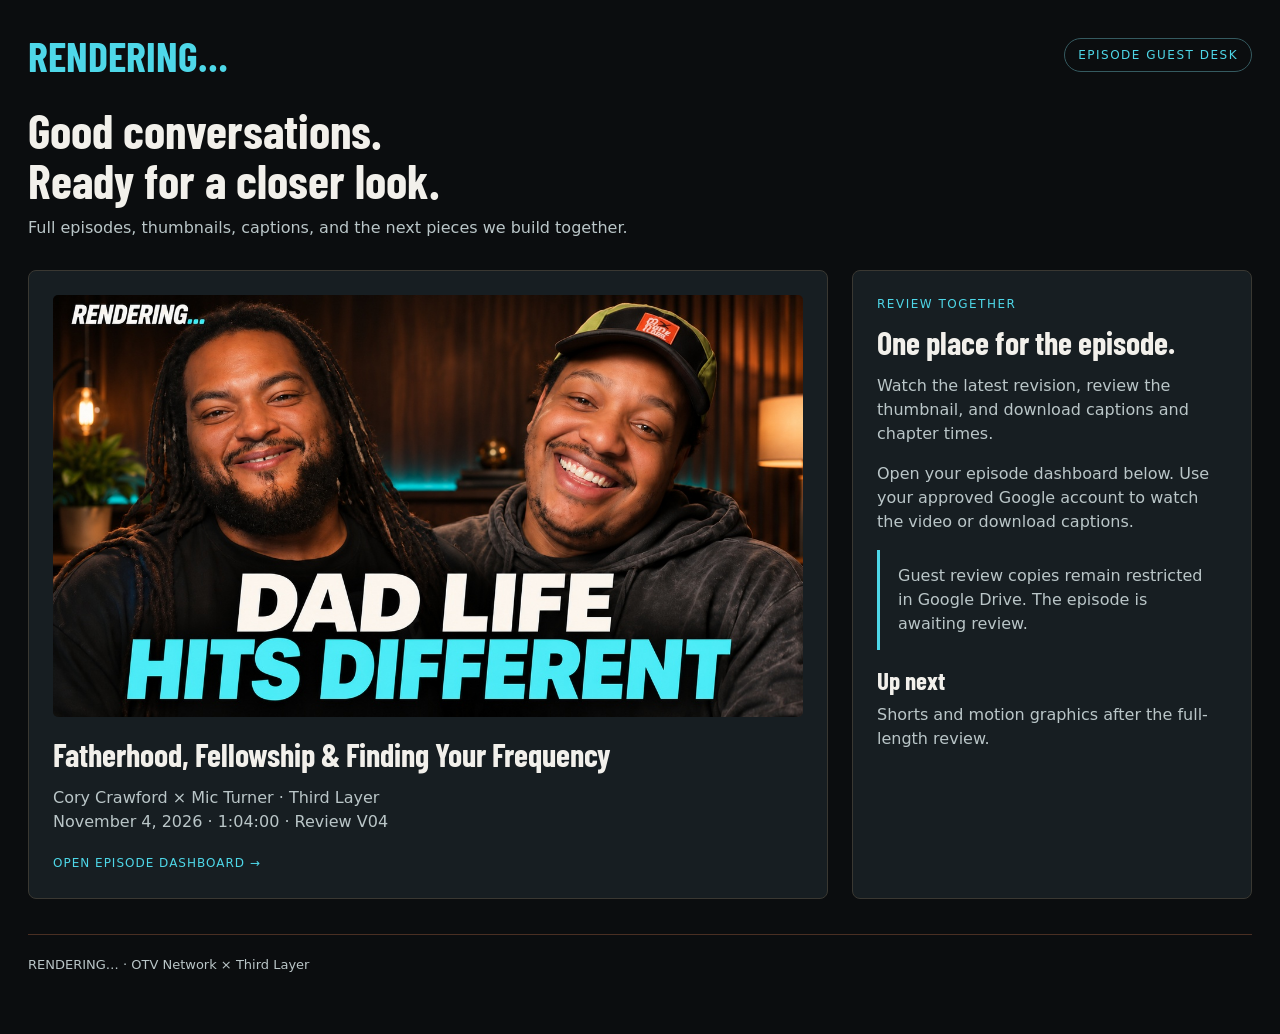
<file: index.html>
<!doctype html><html lang="en"><head><meta charset="utf-8"><meta name="viewport" content="width=device-width,initial-scale=1"><title>Rendering… Episode Desk</title><meta name="robots" content="noindex,nofollow"><link rel="stylesheet" href="assets/style.css"></head><body><main><header><div class="topline"><div class="brand">RENDERING…</div><div class="badge">EPISODE GUEST DESK</div></div><h1>Good conversations.<br>Ready for a closer look.</h1><p>Full episodes, thumbnails, captions, and the next pieces we build together.</p></header><section class="library-grid"><a class="card library-card" href="episodes/pilot-michael-turner/index.html"><img src="assets/pilot-thumbnail.jpg" alt="Cory and Mic smiling with Dad Life Hits Different headline"><h2>Fatherhood, Fellowship &amp; Finding Your Frequency</h2><p>Cory Crawford × Mic Turner · Third Layer<br>November 4, 2026 · 1:04:00 · Review V04</p><div class="status">Open episode dashboard →</div></a><aside class="card"><div class="eyebrow">Review together</div><h2>One place for the episode.</h2><p>Watch the latest revision, review the thumbnail, and download captions and chapter times.</p><p>Open your episode dashboard below. Use your approved Google account to watch the video or download captions.</p><div class="notice">Guest review copies remain restricted in Google Drive. The episode is awaiting review.</div><h3>Up next</h3><p>Shorts and motion graphics after the full-length review.</p></aside></section><footer>RENDERING… · OTV Network × Third Layer</footer></main></body></html>
</file>
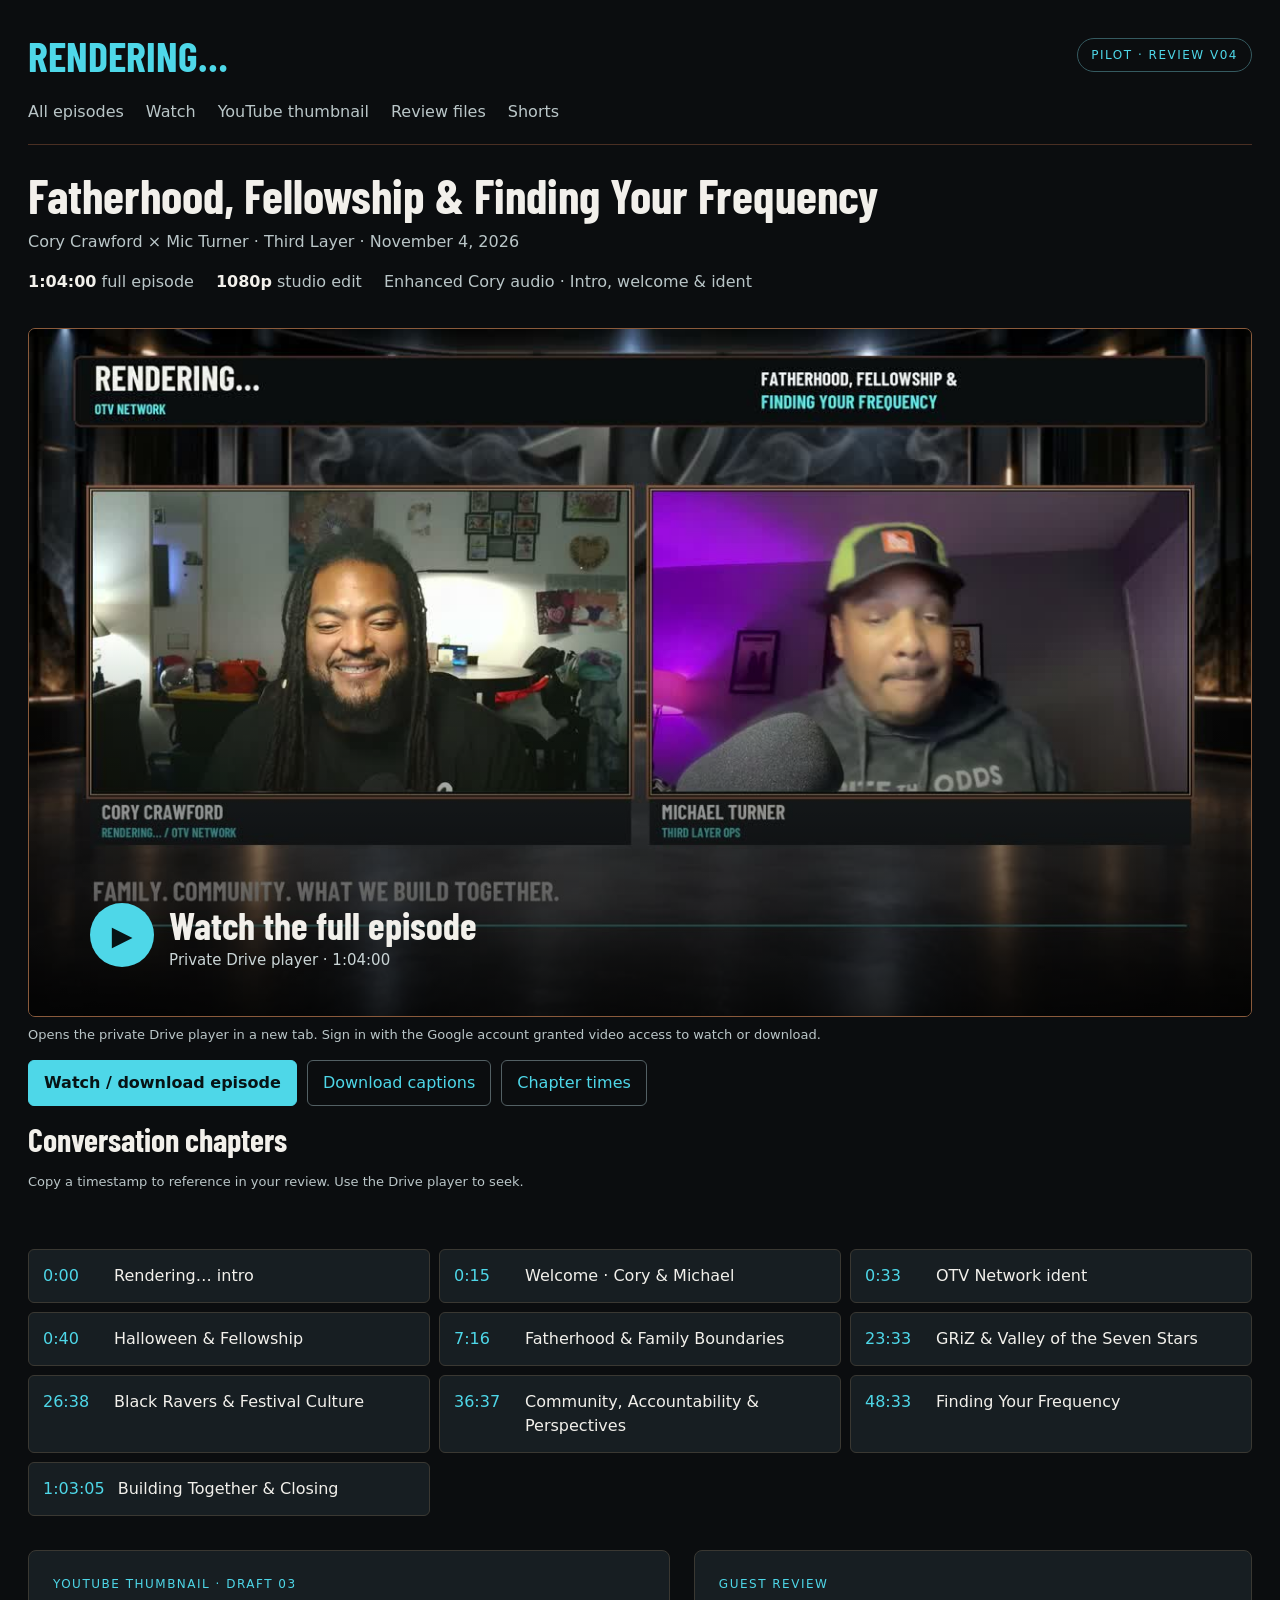
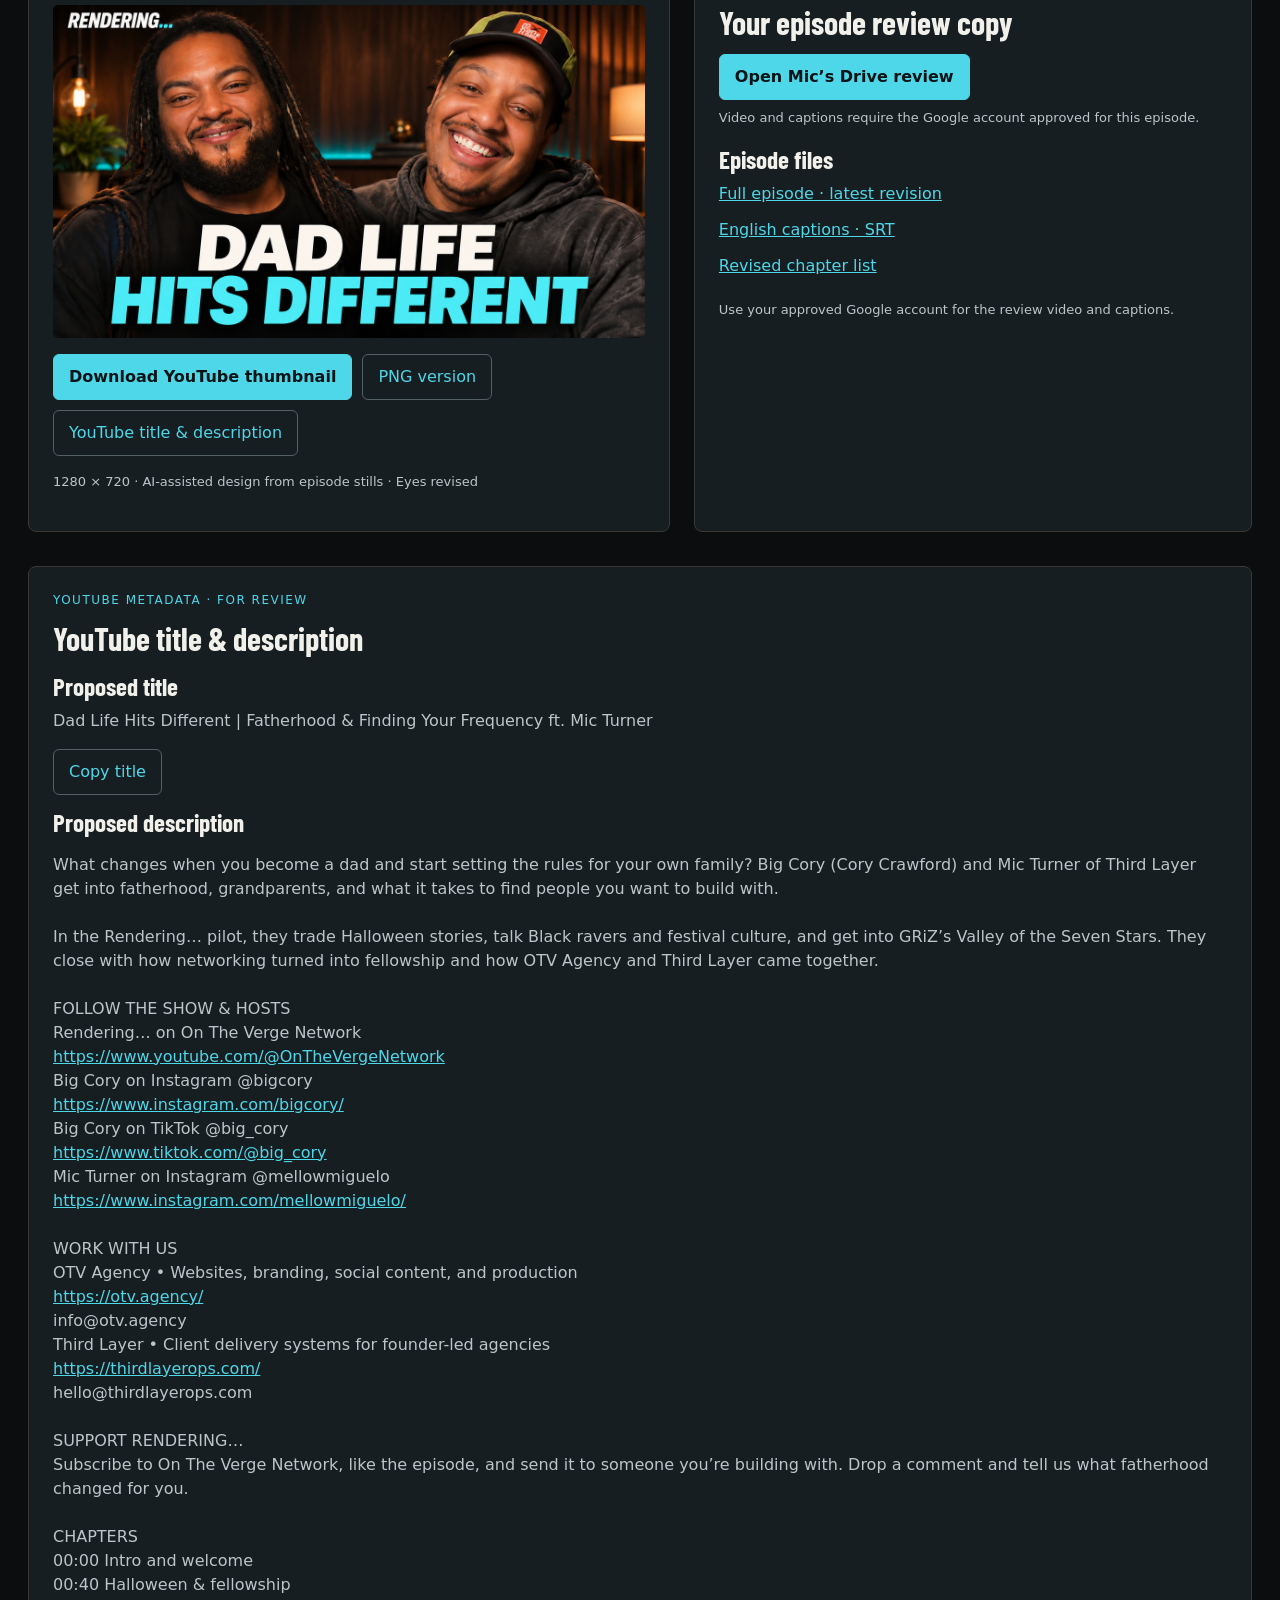
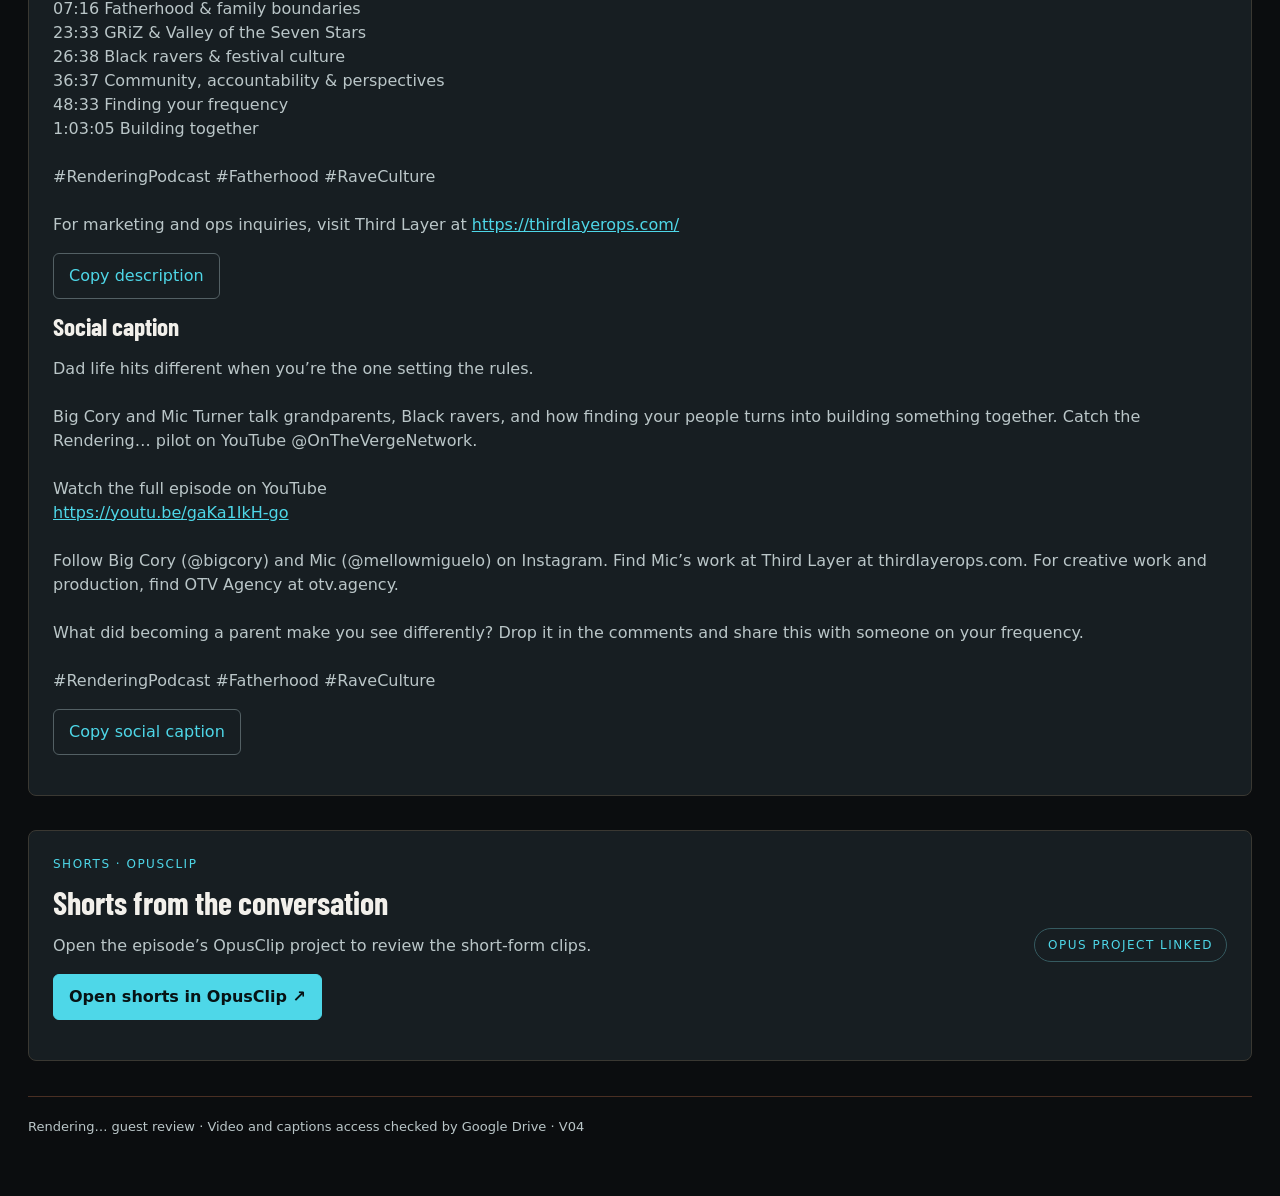
<file: episodes/pilot-michael-turner/index.html>
<!doctype html><html lang="en"><head><meta charset="utf-8"><meta name="robots" content="noindex,nofollow"><meta name="viewport" content="width=device-width,initial-scale=1"><title>Rendering… · Pilot Episode Dashboard</title><link rel="stylesheet" href="../../assets/style.css"></head><body><main><header><div class="topline"><div class="brand">RENDERING…</div><div class="badge">PILOT · REVIEW V04</div></div><nav aria-label="Episode sections"><a href="../../index.html">All episodes</a><a href="#watch">Watch</a><a href="#thumbnail">YouTube thumbnail</a><a href="#files">Review files</a><a href="#shorts">Shorts</a></nav><h1>Fatherhood, Fellowship &amp; Finding Your Frequency</h1><p>Cory Crawford × Mic Turner · Third Layer · November 4, 2026</p><div class="meta"><span><strong>1:04:00</strong> full episode</span><span><strong>1080p</strong> studio edit</span><span>Enhanced Cory audio · Intro, welcome & ident</span></div></header>
<section id="watch" aria-label="Watch the episode"><div class="video-wrap"><a class="video-launch" href="https://drive.google.com/file/d/1y5Y9A15PogLP5_isJTW3E-k_5SCTuDr1/view?usp=drivesdk" target="_blank" rel="noopener" aria-label="Watch the full episode in the private Drive player"><img src="../../assets/pilot-poster.jpg" alt="Cory and Mic together in the Rendering studio"><span class="watch-label"><span class="play-icon" aria-hidden="true">▶</span><span>Watch the full episode<small>Private Drive player · 1:04:00</small></span></span></a></div><p class="small">Opens the private Drive player in a new tab. Sign in with the Google account granted video access to watch or download.</p><div class="actions"><a class="button primary" href="https://drive.google.com/file/d/1y5Y9A15PogLP5_isJTW3E-k_5SCTuDr1/view?usp=drivesdk" download>Watch / download episode</a><a class="button" href="https://drive.google.com/file/d/1OnrMRfTenwppdl2ZTRVAe_KIzTCMK-QW/view?usp=drivesdk" target="_blank" rel="noopener">Download captions</a><a class="button" href="../../assets/pilot-chapters.txt" download>Chapter times</a></div><h2>Conversation chapters</h2><p class="small">Copy a timestamp to reference in your review. Use the Drive player to seek.</p><p id="chapter-note" class="chapter-note" aria-live="polite"></p><div class="chapters"><button class="chapter" data-time="0"><span>0:00</span>Rendering… intro</button><button class="chapter" data-time="15"><span>0:15</span>Welcome · Cory &amp; Michael</button><button class="chapter" data-time="33.5"><span>0:33</span>OTV Network ident</button><button class="chapter" data-time="40.5"><span>0:40</span>Halloween &amp; Fellowship</button><button class="chapter" data-time="436.5"><span>7:16</span>Fatherhood &amp; Family Boundaries</button><button class="chapter" data-time="1413.5"><span>23:33</span>GRiZ &amp; Valley of the Seven Stars</button><button class="chapter" data-time="1598.5"><span>26:38</span>Black Ravers &amp; Festival Culture</button><button class="chapter" data-time="2197.5"><span>36:37</span>Community, Accountability &amp; Perspectives</button><button class="chapter" data-time="2913.5"><span>48:33</span>Finding Your Frequency</button><button class="chapter" data-time="3785.5"><span>1:03:05</span>Building Together &amp; Closing</button></div></section>
<section id="thumbnail" class="grid"><div class="card"><div class="eyebrow">YouTube thumbnail · Draft 03</div><a href="../../assets/pilot-thumbnail.jpg"><img src="../../assets/pilot-thumbnail.jpg" alt="Rendering thumbnail with Cory Crawford and Mic Turner and Dad Life Hits Different headline"></a><div class="actions"><a class="button primary" href="../../assets/pilot-thumbnail.jpg" download>Download YouTube thumbnail</a><a class="button" href="../../assets/pilot-thumbnail.png" download>PNG version</a><a class="button" href="#youtube-copy">YouTube title &amp; description</a></div><p class="small">1280 × 720 · AI-assisted design from episode stills · Eyes revised</p></div><div id="files" class="card"><div class="eyebrow">Guest review</div><h2>Your episode review copy</h2><a class="button primary" href="https://drive.google.com/file/d/1y5Y9A15PogLP5_isJTW3E-k_5SCTuDr1/view?usp=drivesdk" target="_blank" rel="noopener">Open Mic’s Drive review</a><p class="small">Video and captions require the Google account approved for this episode.</p><h3>Episode files</h3><div class="file-list"><a href="https://drive.google.com/file/d/1y5Y9A15PogLP5_isJTW3E-k_5SCTuDr1/view?usp=drivesdk" download>Full episode · latest revision</a><a href="https://drive.google.com/file/d/1OnrMRfTenwppdl2ZTRVAe_KIzTCMK-QW/view?usp=drivesdk" target="_blank" rel="noopener">English captions · SRT</a><a href="../../assets/pilot-chapters.txt">Revised chapter list</a></div><p class="small" style="margin-top:22px">Use your approved Google account for the review video and captions.</p></div></section>
<section id="youtube-copy" class="card" aria-labelledby="youtube-copy-heading">
  <div class="eyebrow">YouTube metadata · For review</div>
  <h2 id="youtube-copy-heading">YouTube title &amp; description</h2>
  <h3>Proposed title</h3>
  <p id="youtube-title">Dad Life Hits Different | Fatherhood &amp; Finding Your Frequency ft. Mic Turner</p>
  <button type="button" class="button" data-copy-youtube="youtube-title" data-copy-feedback="Title copied." style="background:transparent;cursor:pointer;font:inherit">Copy title</button>
  <h3>Proposed description</h3>
  <pre id="youtube-description" style="white-space:pre-wrap;overflow-wrap:anywhere;font:inherit;color:var(--muted,#BAC6C8)">What changes when you become a dad and start setting the rules for your own family? Big Cory (Cory Crawford) and Mic Turner of Third Layer get into fatherhood, grandparents, and what it takes to find people you want to build with.

In the Rendering… pilot, they trade Halloween stories, talk Black ravers and festival culture, and get into GRiZ’s Valley of the Seven Stars. They close with how networking turned into fellowship and how OTV Agency and Third Layer came together.

FOLLOW THE SHOW &amp; HOSTS
Rendering… on On The Verge Network
<a href="https://www.youtube.com/@OnTheVergeNetwork" target="_blank" rel="noopener noreferrer" style="color:var(--teal,#4ED7E8)">https://www.youtube.com/@OnTheVergeNetwork</a>
Big Cory on Instagram @bigcory
<a href="https://www.instagram.com/bigcory/" target="_blank" rel="noopener noreferrer" style="color:var(--teal,#4ED7E8)">https://www.instagram.com/bigcory/</a>
Big Cory on TikTok @big_cory
<a href="https://www.tiktok.com/@big_cory" target="_blank" rel="noopener noreferrer" style="color:var(--teal,#4ED7E8)">https://www.tiktok.com/@big_cory</a>
Mic Turner on Instagram @mellowmiguelo
<a href="https://www.instagram.com/mellowmiguelo/" target="_blank" rel="noopener noreferrer" style="color:var(--teal,#4ED7E8)">https://www.instagram.com/mellowmiguelo/</a>

WORK WITH US
OTV Agency • Websites, branding, social content, and production
<a href="https://otv.agency/" target="_blank" rel="noopener noreferrer" style="color:var(--teal,#4ED7E8)">https://otv.agency/</a>
info@otv.agency
Third Layer • Client delivery systems for founder-led agencies
<a href="https://thirdlayerops.com/" target="_blank" rel="noopener noreferrer" style="color:var(--teal,#4ED7E8)">https://thirdlayerops.com/</a>
hello@thirdlayerops.com

SUPPORT RENDERING…
Subscribe to On The Verge Network, like the episode, and send it to someone you’re building with. Drop a comment and tell us what fatherhood changed for you.

CHAPTERS
00:00 Intro and welcome
00:40 Halloween &amp; fellowship
07:16 Fatherhood &amp; family boundaries
23:33 GRiZ &amp; Valley of the Seven Stars
26:38 Black ravers &amp; festival culture
36:37 Community, accountability &amp; perspectives
48:33 Finding your frequency
1:03:05 Building together

#RenderingPodcast #Fatherhood #RaveCulture

For marketing and ops inquiries, visit Third Layer at <a href="https://thirdlayerops.com/" target="_blank" rel="noopener noreferrer" style="color:var(--teal,#4ED7E8)">https://thirdlayerops.com/</a></pre>
  <button type="button" class="button" data-copy-youtube="youtube-description" data-copy-feedback="Description copied." style="background:transparent;cursor:pointer;font:inherit">Copy description</button>
  <h3>Social caption</h3>
  <pre id="social-caption" style="white-space:pre-wrap;overflow-wrap:anywhere;font:inherit;color:var(--muted,#BAC6C8)">Dad life hits different when you’re the one setting the rules.

Big Cory and Mic Turner talk grandparents, Black ravers, and how finding your people turns into building something together. Catch the Rendering… pilot on YouTube @OnTheVergeNetwork.

Watch the full episode on YouTube
<a href="https://youtu.be/gaKa1IkH-go" target="_blank" rel="noopener noreferrer" style="color:var(--teal,#4ED7E8)">https://youtu.be/gaKa1IkH-go</a>

Follow Big Cory (@bigcory) and Mic (@mellowmiguelo) on Instagram. Find Mic’s work at Third Layer at thirdlayerops.com. For creative work and production, find OTV Agency at otv.agency.

What did becoming a parent make you see differently? Drop it in the comments and share this with someone on your frequency.

#RenderingPodcast #Fatherhood #RaveCulture</pre>
  <button type="button" class="button" data-copy-youtube="social-caption" data-copy-feedback="Social caption copied." style="background:transparent;cursor:pointer;font:inherit">Copy social caption</button>
  <p id="youtube-copy-status" class="small" role="status"></p>
</section>
<script>
  const youtubeCopy = document.getElementById('youtube-copy');
  const youtubeCopyStatus = document.getElementById('youtube-copy-status');
  youtubeCopy.querySelectorAll('[data-copy-youtube]').forEach(button => {
    button.addEventListener('click', async () => {
      const copy = document.getElementById(button.dataset.copyYoutube);
      try {
        await navigator.clipboard.writeText(copy.textContent);
        youtubeCopyStatus.textContent = button.dataset.copyFeedback;
      } catch {
        const selection = window.getSelection();
        const range = document.createRange();
        range.selectNodeContents(copy);
        selection.removeAllRanges();
        selection.addRange(range);
        youtubeCopyStatus.textContent = 'Text selected. Press Command+C or Ctrl+C to copy.';
      }
    });
  });
</script>
<section id="shorts" class="card next"><div><div class="eyebrow">Shorts · OpusClip</div><h2>Shorts from the conversation</h2><p>Open the episode’s OpusClip project to review the short-form clips.</p><div class="actions"><a class="button primary" href="https://clip.opus.pro/clip/P3110506h0x4" target="_blank" rel="noopener noreferrer">Open shorts in OpusClip ↗</a></div></div><div class="badge">OPUS PROJECT LINKED</div></section><footer>Rendering… guest review · Video and captions access checked by Google Drive · V04</footer></main><script src="../../assets/review.js"></script></body></html>
</file>
<file: assets/style.css>
@font-face{font-family:Barlow;src:url(BarlowCondensed-Bold.ttf)}:root{--teal:#4ED7E8;--ink:#0B0D0F;--panel:#171E22;--wood:#8A5A3B;--text:#F2F0EB;--muted:#BAC6C8}*{box-sizing:border-box}html{scroll-behavior:smooth}body{margin:0;background:var(--ink);color:var(--text);font:16px/1.5 system-ui,sans-serif}main{max-width:1380px;margin:auto;padding:30px 28px 60px}.brand{font:42px Barlow;color:var(--teal)}.topline{display:flex;justify-content:space-between;align-items:center;gap:20px}.badge{font-size:12px;letter-spacing:1.5px;color:var(--teal);border:1px solid #355A60;border-radius:24px;padding:7px 13px}nav{display:flex;gap:22px;margin:20px 0 0;padding-bottom:20px;border-bottom:1px solid #4A2F23}nav a{color:var(--muted);text-decoration:none}h1{font:48px/1.05 Barlow;margin:25px 0 10px;max-width:850px}h2{font:32px/1.1 Barlow;margin:0 0 14px}h3{font:25px Barlow;margin:12px 0 8px}p{color:var(--muted);margin:8px 0 16px}section{scroll-margin-top:20px;margin-top:34px}.meta{display:flex;gap:22px;flex-wrap:wrap;color:var(--muted);margin:12px 0 23px}.meta strong{color:var(--text)}video{display:block;width:100%;background:#171E22;border:1px solid var(--wood);border-radius:7px;aspect-ratio:16/9}.actions{display:flex;flex-wrap:wrap;gap:10px;margin:16px 0}.button{display:inline-block;border:1px solid #536064;color:var(--teal);padding:10px 15px;border-radius:6px;text-decoration:none}.primary{background:var(--teal);color:#071315;font-weight:650;border-color:var(--teal)}.chapters{display:grid;grid-template-columns:repeat(3,1fr);gap:9px}.chapter{display:flex;align-items:start;gap:13px;border:1px solid #3A3832;background:var(--panel);color:var(--text);border-radius:6px;text-align:left;cursor:pointer;padding:14px;font:inherit}.chapter span{color:var(--teal);min-width:58px;font-variant-numeric:tabular-nums}.grid{display:grid;grid-template-columns:1.15fr 1fr;gap:24px}.card{background:var(--panel);padding:24px;border:1px solid #3A3832;border-radius:8px}.card img{display:block;width:100%;border-radius:5px}.small{font-size:13px}.eyebrow{color:var(--teal);font-size:12px;letter-spacing:1.5px;text-transform:uppercase;margin-bottom:12px}.file-list{display:grid;gap:12px}.file-list a{color:var(--teal)}.next{display:flex;gap:30px;justify-content:space-between;align-items:center}.next p{margin-bottom:0;max-width:750px}footer{margin-top:35px;padding-top:20px;border-top:1px solid #4A2F23;color:var(--muted);font-size:13px}@media(max-width:850px){main{padding:22px 16px}.chapters{grid-template-columns:1fr 1fr}.grid{grid-template-columns:1fr}h1{font-size:39px}.next{display:block}}@media(max-width:520px){.chapters{grid-template-columns:1fr}.topline{align-items:start}.brand{font-size:34px}.badge{font-size:10px}nav{gap:17px;font-size:14px}.card{padding:18px}}

.video-wrap{aspect-ratio:16/9;border:1px solid #8A5A3B;border-radius:7px;overflow:hidden;background:#171E22}.video-wrap iframe{border:0;width:100%;height:100%;display:block}.chapter-note{color:#4ED7E8;min-height:24px;margin:8px 0 18px}.library-card{display:block;text-decoration:none;color:inherit}.library-card img{aspect-ratio:16/9;object-fit:cover}.library-card:hover{border-color:#4ED7E8}.library-grid{display:grid;grid-template-columns:minmax(0,800px) minmax(240px,1fr);gap:24px;margin-top:30px}.library-card h2{margin-top:20px}.status{display:inline-block;font-size:12px;letter-spacing:1px;text-transform:uppercase;color:#4ED7E8}.small-link{color:#4ED7E8}.notice{padding:14px 18px;border-left:3px solid #4ED7E8;background:#171E22;margin:15px 0;color:#BAC6C8}@media(max-width:850px){.library-grid{grid-template-columns:1fr}}

.video-launch{display:block;position:relative;color:#F2F0EB;text-decoration:none}.video-launch img{display:block;width:100%;aspect-ratio:16/9;object-fit:cover}.video-launch:after{content:"";position:absolute;inset:45% 0 0;background:linear-gradient(transparent,rgba(0,0,0,.88))}.watch-label{position:absolute;bottom:7%;left:5%;z-index:1;display:flex;align-items:center;gap:15px;font:38px Barlow}.play-icon{background:#4ED7E8;color:#071315;border-radius:50%;display:grid;place-items:center;width:64px;height:64px;font:27px system-ui}.watch-label small{display:block;color:#CAD5D6;font:15px system-ui;margin-top:3px}@media(max-width:520px){.watch-label{font-size:27px}.play-icon{width:45px;height:45px;font-size:20px}}
</file>
